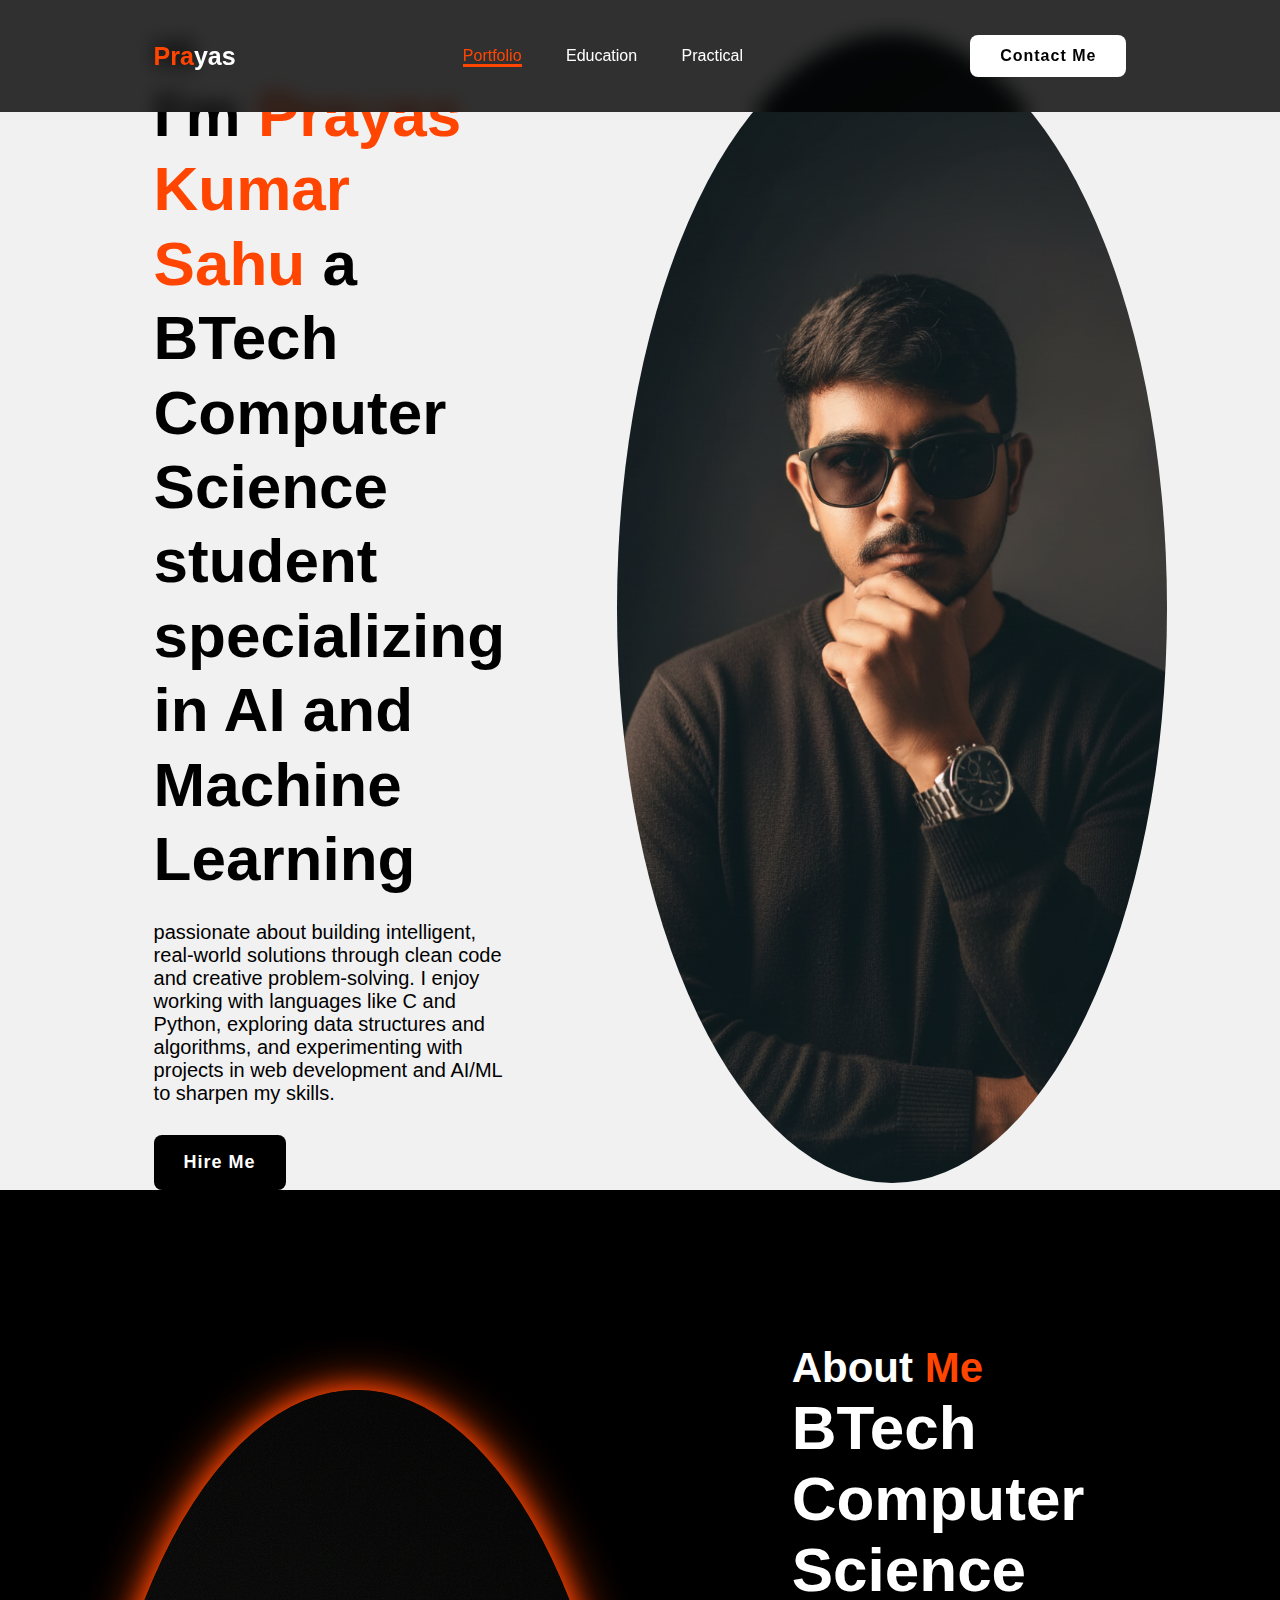
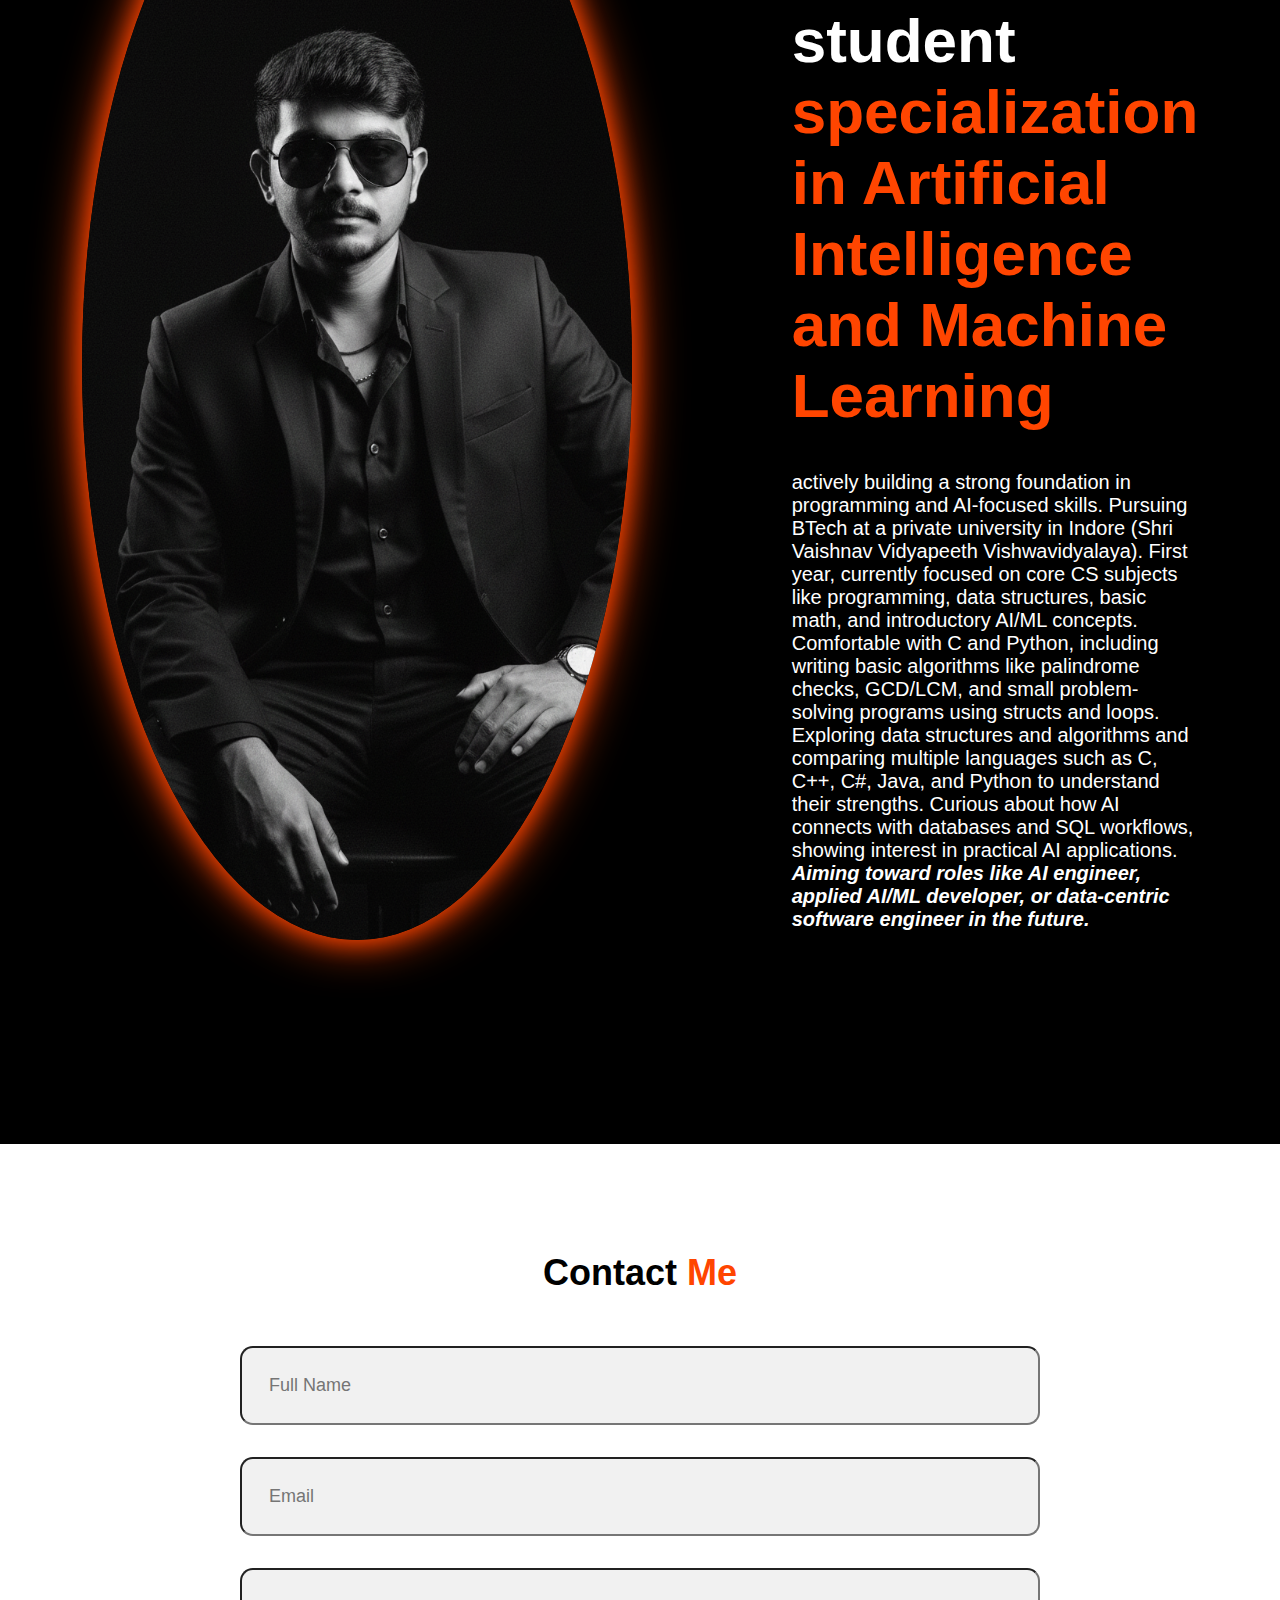
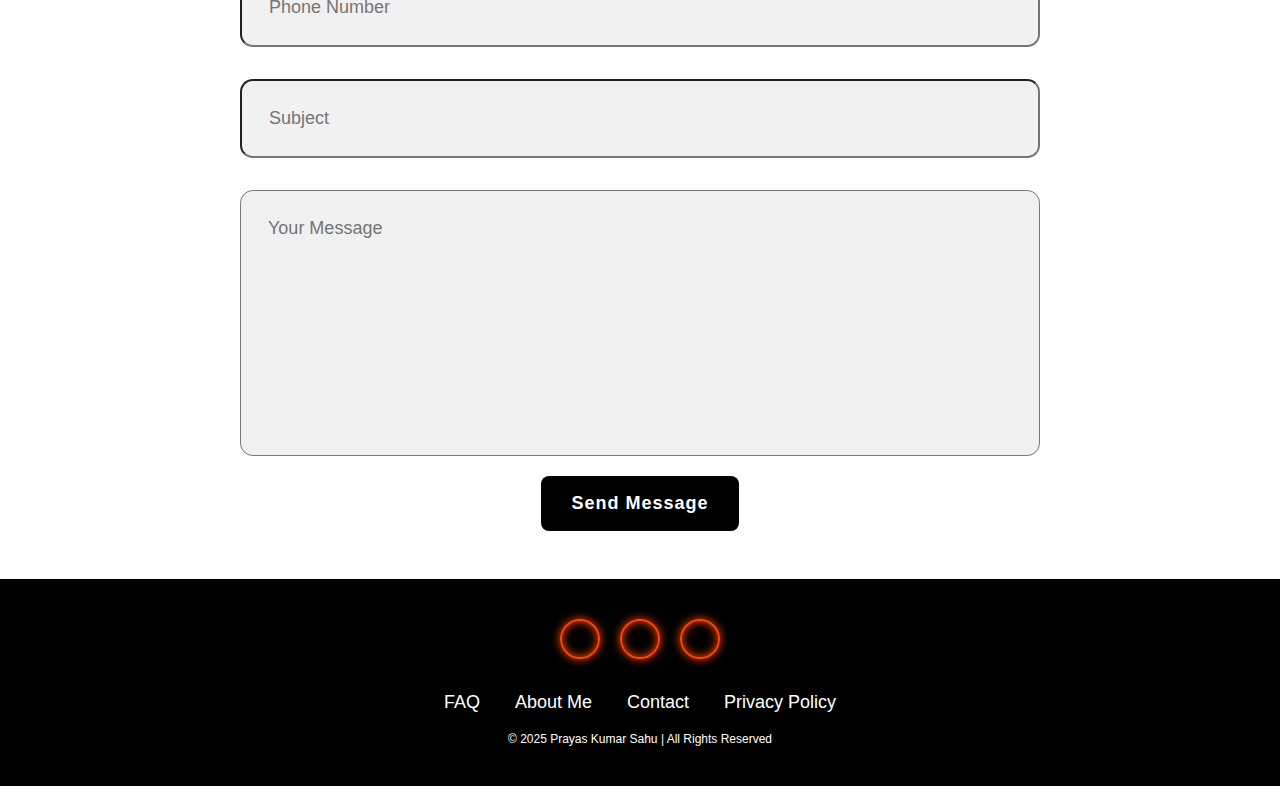
<file: index.html>
<!DOCTYPE html>
<html lang="en">
<head>
    <meta charset="UTF-8">
    <meta name="viewport" content="width=device-width, initial-scale=1.0">
    <title>Portfolio</title>
    <link href='https://cdn.boxicons.com/3.0.6/fonts/brands/boxicons-brands.min.css' rel='stylesheet'>
    <link rel="stylesheet" href="style.css">
</head>
<body>
    <header class="header">
        <a href="#" class="logo"><span>Pra</span>yas</a>

        <nav class="navbar">
            <a href="#intro" class="active">Portfolio</a>
            <a href="#Edu">Education</a>
            <a href="Practical.html">Practical</a>
        </nav>

        <a href="#contact" class="contact">Contact Me</a>
    </header>
    <!--1st page starting-->
    <section class="home" id="intro">
        <div class="home-content">
            <h3>Hi</h3>

            <h1>I'm <span>Prayas Kumar Sahu</span> a BTech Computer Science student specializing in AI and Machine Learning</h1>
            <p>passionate about building intelligent, real-world solutions through clean code and creative problem-solving. 
                I enjoy working with languages like C and Python, exploring data structures and algorithms, and experimenting with 
                projects in web development and AI/ML to sharpen my skills.</p>
                
                <div class="btn-box">
                    <button class="btn-1" >Hire Me</button>
                    
                </div>
        </div>
        <div class="img-box">
            <img src="image1.png" alt="Myself">
        </div>
    </section>
        <!--2nd page starting-->
    <section class="about" id="Edu">
        <div class="about-img">
            <img src="image3.png" alt="Myself">
        </div>
        <div class="about-content">
            <h2 class="heading">About <span>Me</span></h2>
            <h3>BTech Computer Science student <span>specialization in Artificial Intelligence and Machine Learning</span></h3>
            <p>actively building a strong foundation in programming and AI-focused skills. Pursuing BTech at a private university in Indore (Shri Vaishnav Vidyapeeth Vishwavidyalaya).
First year, currently focused on core CS subjects like programming, data structures, basic math, and introductory AI/ML concepts.
Comfortable with C and Python, including writing basic algorithms like palindrome checks, GCD/LCM, and small problem-solving programs using structs and loops.
Exploring data structures and algorithms and comparing multiple languages such as C, C++, C#, Java, and Python to understand their strengths.
Curious about how AI connects with databases and SQL workflows, showing interest in practical AI applications.<b> <i> Aiming toward roles like AI engineer, applied AI/ML developer, or data-centric software engineer in the future.</i> </b></p>
                
        </div>
    </section>
    <!--3rd page starting-->
    <section class="contact-form" id="contact">
        <h2 class="contact-me">Contact <span>Me</span></h2>

        <form action="#">

            <div class="input-box">   
                <input type="text" placeholder="Full Name">
                <input type="email" placeholder="Email">
            </div>

            <div class="input-box">
                <input type="number" placeholder="Phone Number">
                <input type="text" placeholder="Subject">
            </div>
             
            <div>
                <textarea name="" id="" cols="30" rows="10" placeholder="Your Message"></textarea>
                <input type="submit" value="Send Message" class="btn-1">            
            </div>
        </form>
    </section>

    <footer class="footer">
        <div class="social">
            <a href="https://github.com/Prayasksahu"><i class='bxl  bx-github'></i> </a>
            <a href="https://www.linkedin.com/in/prayas-kumar-sahu-065024382/"><i class='bxl  bx-linkedin'></i> </a>
            <a href="https://www.instagram.com/prayas._sahu_184/"><i class='bxl  bx-instagram'></i> </a>
        </div>
        <ul class="list">
            <li>
                <a href="#">FAQ</a>
            </li>
            <li>
                <a href="#Edu">About Me</a>
            </li>
            <li>
                <a href="#contact">Contact</a>
            </li>
            <li>
                <a href="#">Privacy Policy</a>
            </li>
        </ul>

        <p class="copyright">© 2025 Prayas Kumar Sahu | All Rights Reserved</p>
    </footer>
</body>

</html>
</file>
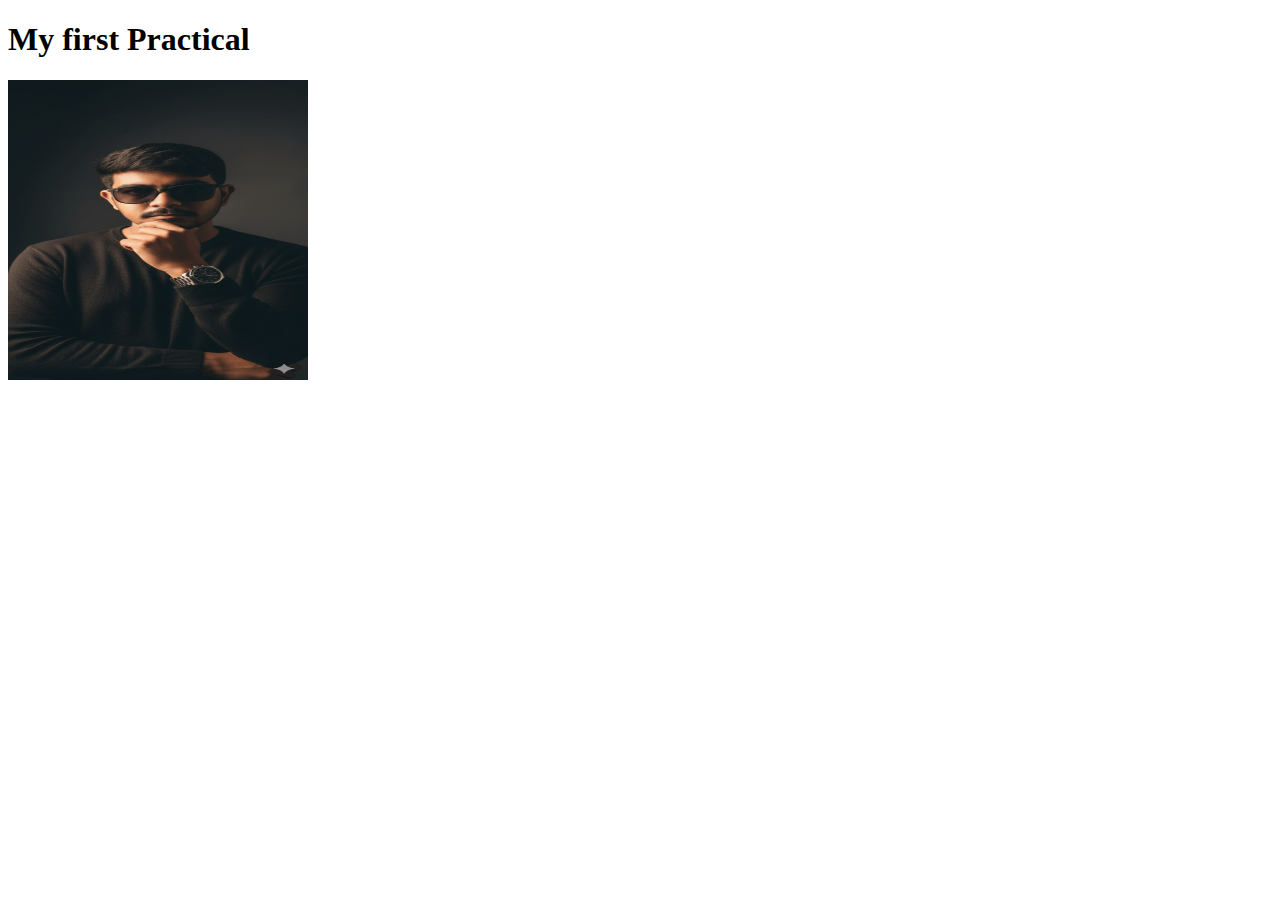
<file: Practical 1.html>
<!DOCTYPE html>
<html lang="en">
<head>
    <meta charset="UTF-8">
    <meta name="viewport" content="width=device-width, initial-scale=1.0">
    <title>Practical 1</title>
</head>
<body>
    <h1>My first Practical</h1>
    <img src="image1.png" alt="Prayas Kumar Sahu" width="300" height="300">
</body>
</html>
</file>
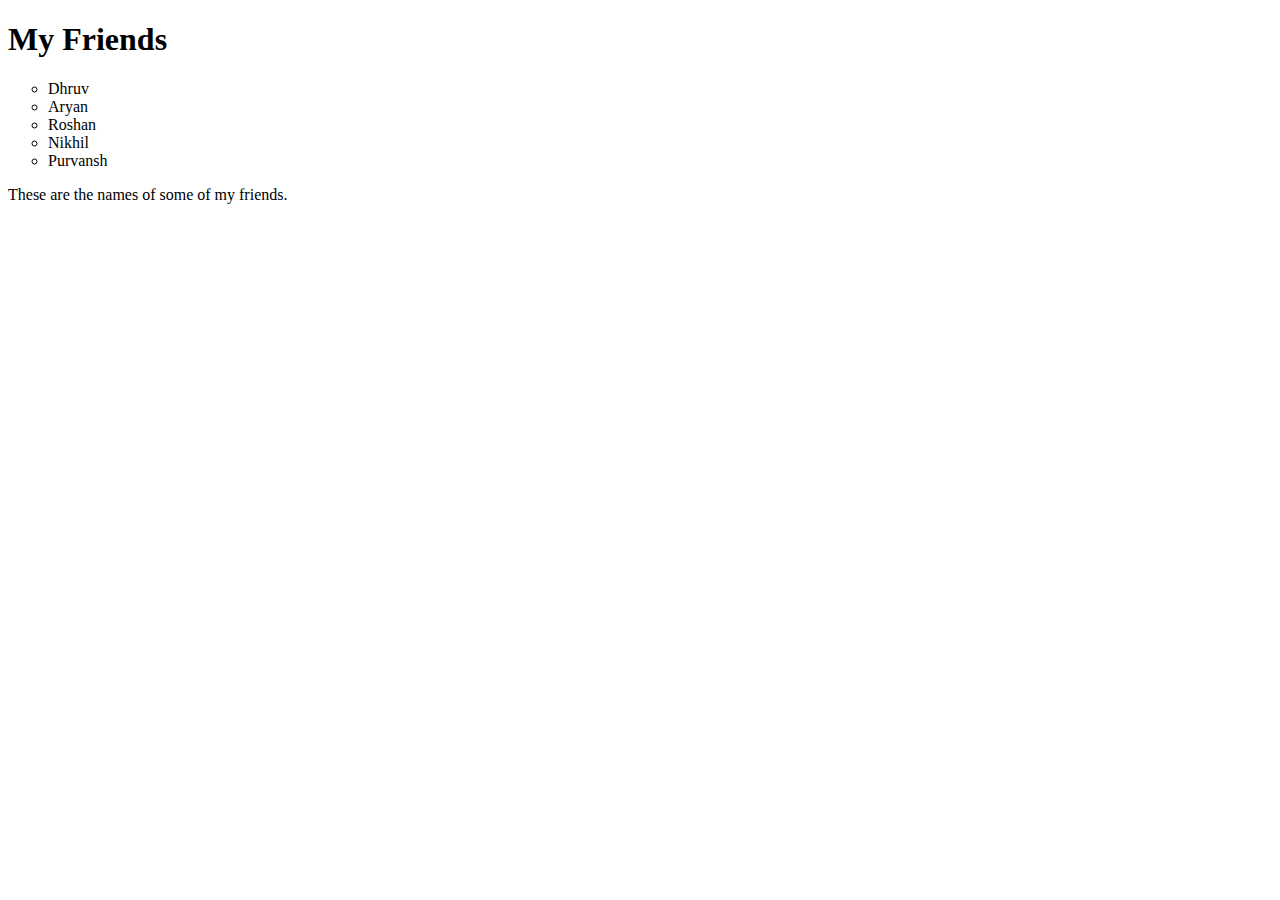
<file: Practical 2.html>
<!DOCTYPE html>
<html lang="en">
<head>
    <meta charset="UTF-8">
    <meta name="viewport" content="width=device-width, initial-scale=1.0">
    <title>My Friends List</title>
</head>
<body>

    <h1>My Friends</h1>

    <ul style="list-style-type:circle;">
        
        <li>Dhruv</li>
        <li>Aryan</li>
        <li>Roshan</li>
        <li>Nikhil</li>
        <li>Purvansh</li>
        
    </ul>

    <p>These are the names of some of my friends.</p>

</body>
</html>
</file>
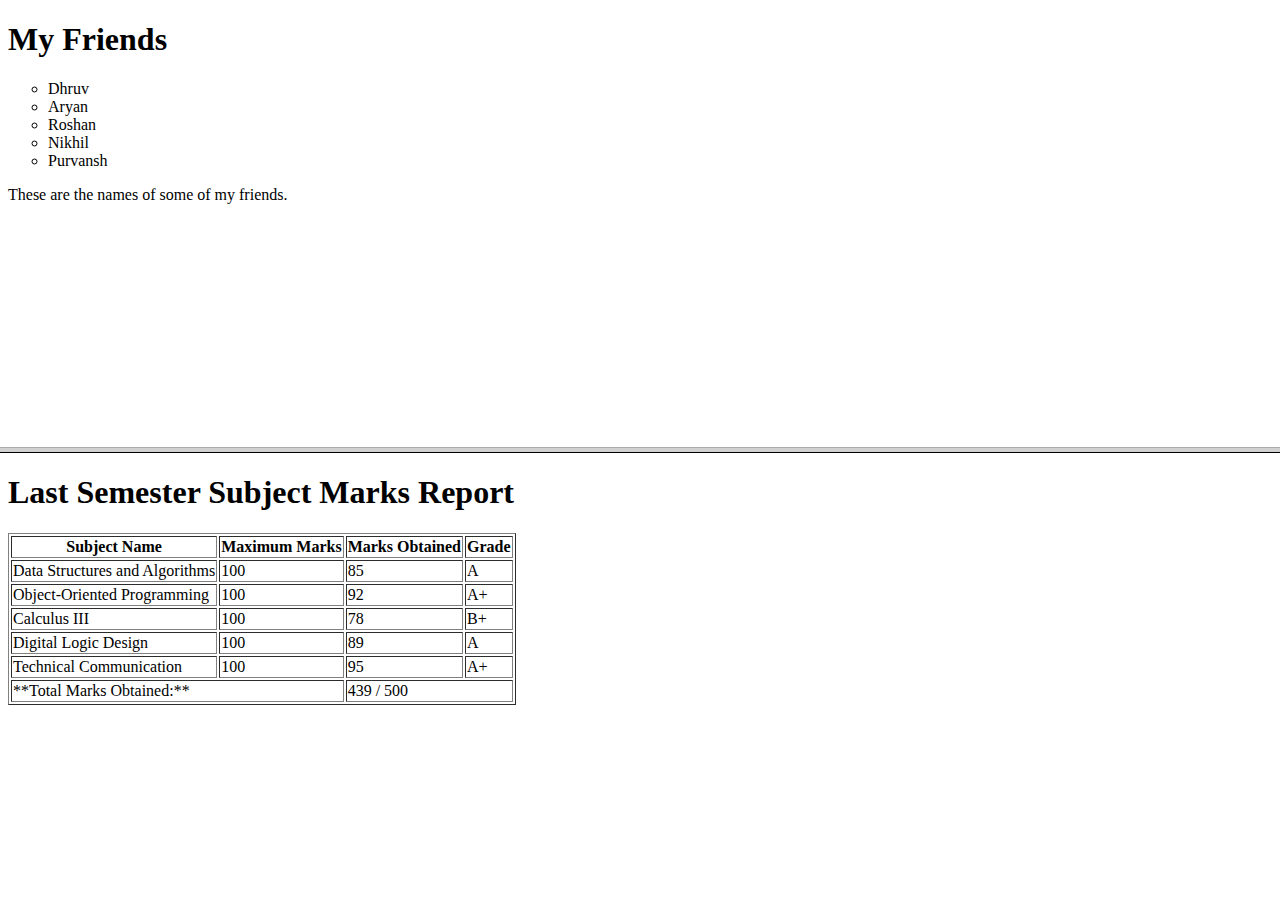
<file: Practical 3.html>
<!DOCTYPE html>
<html>
<head>
<title>Row-Wise Split Frame</title>
</head>
<frameset rows="50%, 50%">
  <frame src="Practical 2.html" name="topFrame" title="Top Half Content">

  <frame src="Practical 4.html" name="bottomFrame" title="Bottom Half Content">

  <noframes>
    <body>
      <p>Your browser doesn't support frames. Here is a link to the content:</p>
      <ul>
        <li><a href="Practical 2.html">Top Content</a></li>
        <li><a href="Practical 4.html">Bottom Content</a></li>
      </ul>
    </body>
  </noframes>
</frameset>
</html>
</file>
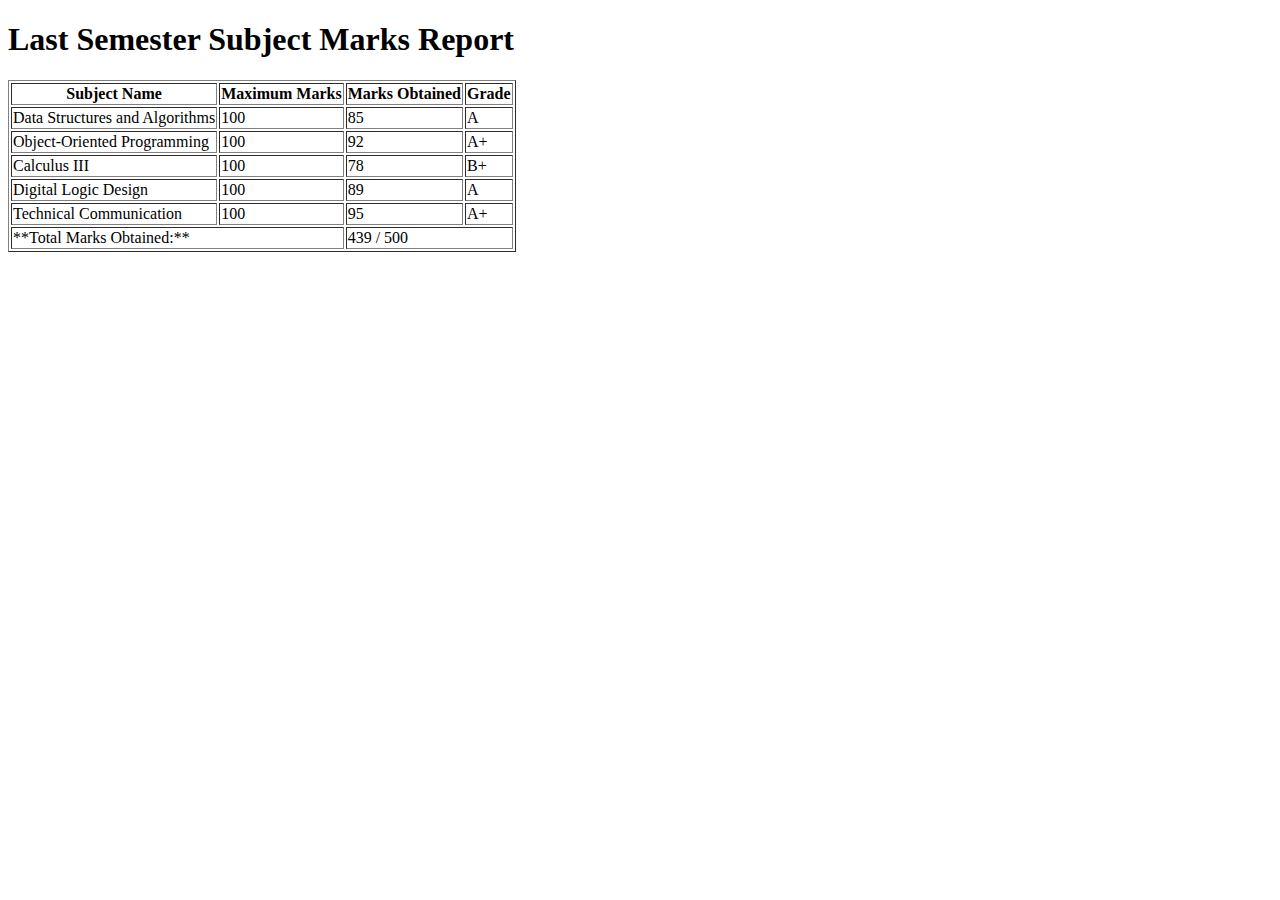
<file: Practical 4.html>
<!DOCTYPE html>
<html lang="en">
<head>
    <meta charset="UTF-8">
    <meta name="viewport" content="width=device-width, initial-scale=1.0">
    <title>Last Semester Marks Report (No CSS)</title>
</head>
<body>

    <h1>Last Semester Subject Marks Report</h1>

    <table border="1">
        
        <thead>
            <tr>
                <th>Subject Name</th>
                <th>Maximum Marks</th>
                <th>Marks Obtained</th>
                <th>Grade</th>
            </tr>
        </thead>
        
        <tbody>
            <tr>
                <td>Data Structures and Algorithms</td>
                <td>100</td>
                <td>85</td>
                <td>A</td>
            </tr>
            <tr>
                <td>Object-Oriented Programming</td>
                <td>100</td>
                <td>92</td>
                <td>A+</td>
            </tr>
            <tr>
                <td>Calculus III</td>
                <td>100</td>
                <td>78</td>
                <td>B+</td>
            </tr>
            <tr>
                <td>Digital Logic Design</td>
                <td>100</td>
                <td>89</td>
                <td>A</td>
            </tr>
            <tr>
                <td>Technical Communication</td>
                <td>100</td>
                <td>95</td>
                <td>A+</td>
            </tr>
        </tbody>
        
        <tfoot>
             <tr>
                <td colspan="2">**Total Marks Obtained:**</td>
                <td colspan="2">439 / 500</td>
            </tr>
        </tfoot>
    </table>

</body>
</html>
</file>
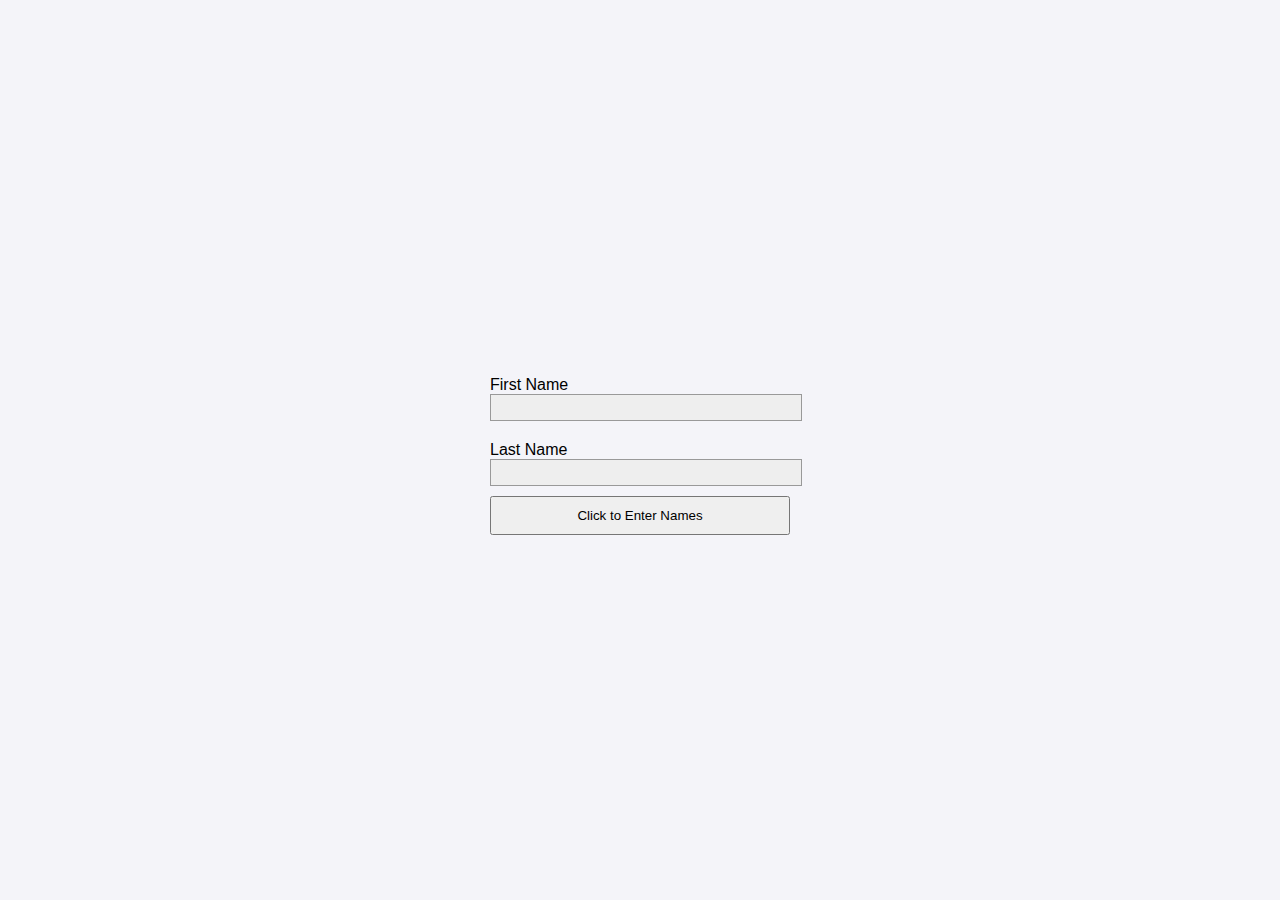
<file: Practical 5.html>
<!DOCTYPE html>
<html>
<head>
    <style>
        /* Basic styling to make the form look tidy */
        body {
            display: flex;
            justify-content: center;
            align-items: center;
            height: 100vh;
            margin: 0;
            font-family: Arial, sans-serif;
            background-color: #f4f4f9;
            
        }
        .container {
            width: 300px;
        }
        label {
            display: block;
            margin-top: 10px;
        }
        input {
            width: 100%;
            padding: 5px;
            margin-bottom: 10px;
            background-color: #eee; /* Light gray to show it's locked */
            border: 1px solid #999;
        }
        button {
            width: 100%;
            padding: 10px;
            cursor: pointer;
        }
    </style>
</head>
<body>

    <div class="container">
        <label>First Name</label>
        <input type="text" id="box1" readonly>

        <label>Last Name</label>
        <input type="text" id="box2" readonly>

        <button onclick="fillForm()">Click to Enter Names</button>
    </div>

    <script>
        function fillForm() {
            // Ask for names using prompt boxes
            var first = prompt("Enter First Name:");
            var last = prompt("Enter Last Name:");

            // Put the values into the boxes
            if (first != null) document.getElementById("box1").value = first;
            if (last != null) document.getElementById("box2").value = last;
        }
    </script>

</body>
</html>
</file>
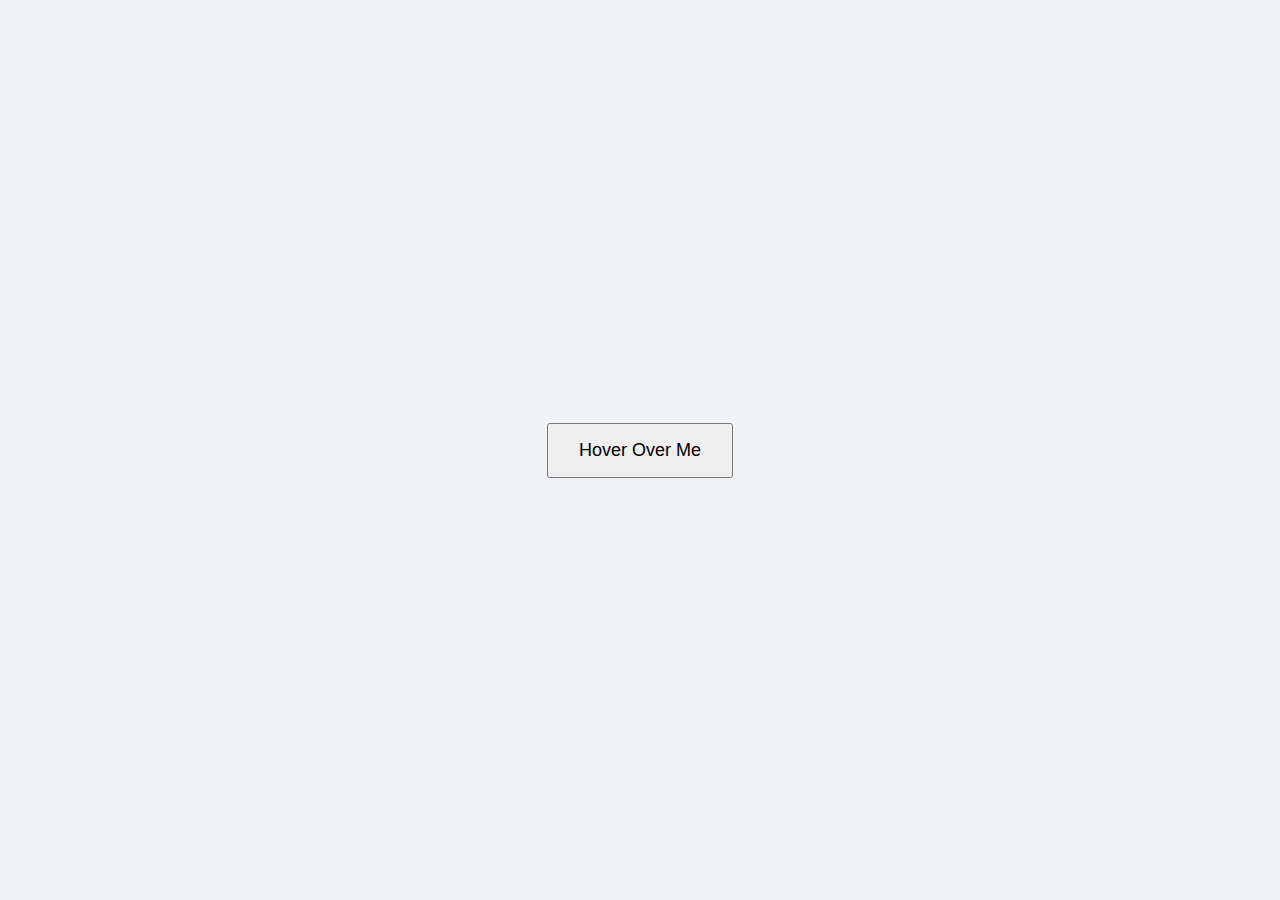
<file: Practical 6.html>
<!DOCTYPE html>
<html lang="en">
<head>
    <meta charset="UTF-8">
    <title>Status Bar Message Change</title>
    <style>
        body {
            display: flex;
            justify-content: center;
            align-items: center;
            height: 100vh;
            margin: 0;
            background-color: #f0f2f5;
        }
        button {
            padding: 15px 30px;
            font-size: 18px;
            cursor: pointer;
        }
    </style>
</head>
<body>

    <button 
        onmouseover="window.status='The mouse is over the button!';" 
        onmouseout="window.status='';" 
        onclick="alert('Button clicked!')">
        Hover Over Me
    </button>

</body>
</html>
</file>
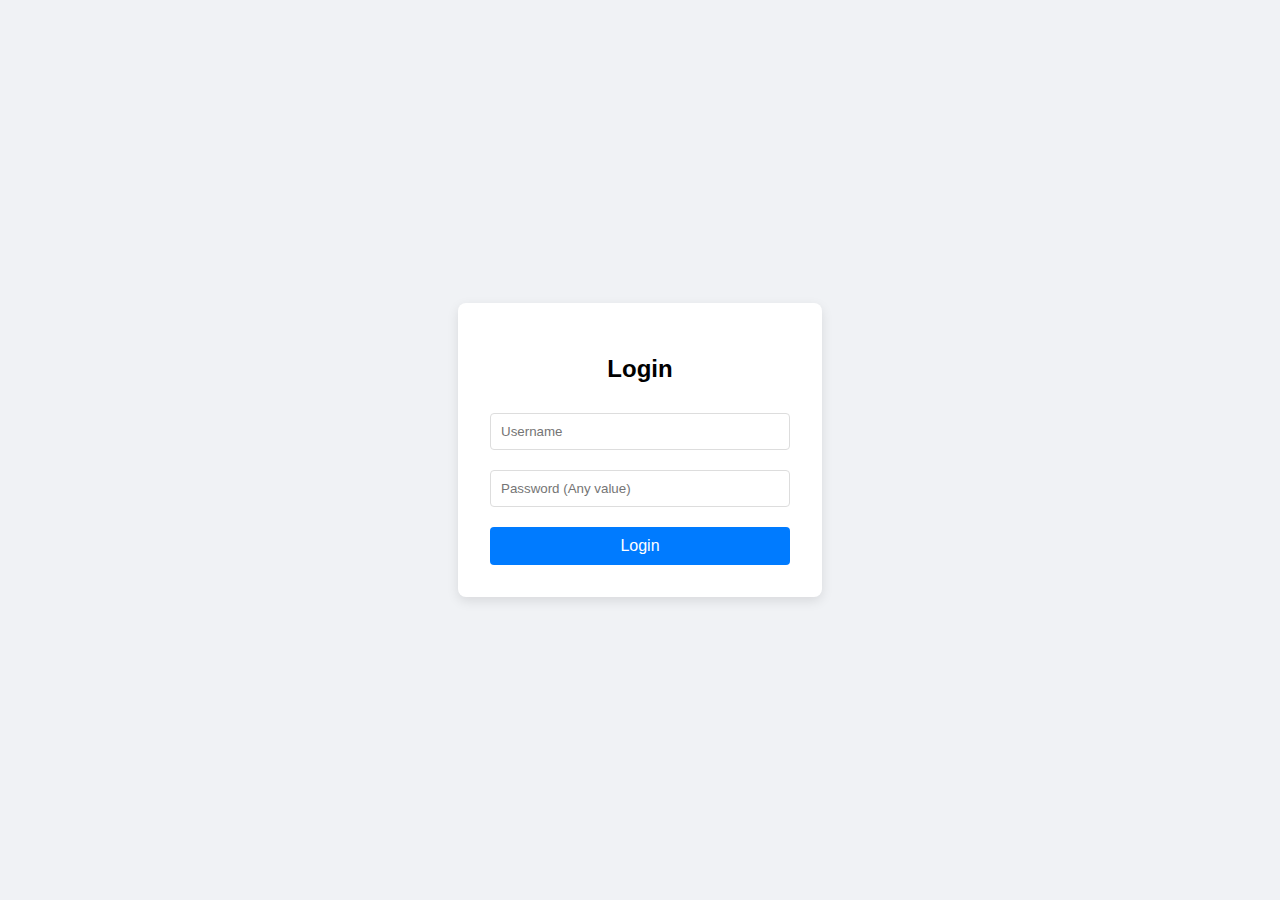
<file: Practical 7.html>
<!DOCTYPE html>
<html lang="en">
<head>
    <meta charset="UTF-8">
    <title>CSS Only Login</title>
    <style>
        body {
            font-family: Arial, sans-serif;
            background-color: #f0f2f5;
            display: flex;
            justify-content: center;
            align-items: center;
            height: 100vh;
            margin: 0;
        }

        /* The "Secret" Toggle */
        #login-trigger {
            display: none;
        }

        .login-card {
            background: white;
            padding: 2rem;
            border-radius: 8px;
            box-shadow: 0 4px 12px rgba(0,0,0,0.1);
            width: 300px;
            text-align: center;
        }

        input[type="text"], input[type="password"] {
            width: 100%;
            padding: 10px;
            margin: 10px 0;
            border: 1px solid #ddd;
            border-radius: 4px;
            box-sizing: border-box;
        }

        /* The Button is actually a label for the checkbox */
        .login-btn {
            display: block;
            background-color: #007bff;
            color: white;
            padding: 10px;
            border-radius: 4px;
            cursor: pointer;
            text-decoration: none;
            margin-top: 10px;
        }

        /* The "New Window" (Hidden by default) */
        .new-window-overlay {
            display: none;
            position: fixed;
            top: 0;
            left: 0;
            width: 100%;
            height: 100%;
            background: rgba(0,0,0,0.8);
            justify-content: center;
            align-items: center;
            color: white;
        }

        .window-content {
            background: #222;
            padding: 50px;
            border-radius: 10px;
            border: 2px solid #007bff;
        }

        /* THE LOGIC: If checkbox is checked, show the "window" */
        #login-trigger:checked ~ .new-window-overlay {
            display: flex;
        }
    </style>
</head>
<body>

    <input type="checkbox" id="login-trigger">

    <div class="login-card">
        <h2>Login</h2>
        <input type="text" placeholder="Username">
        <input type="password" placeholder="Password (Any value)">
        
        <label for="login-trigger" class="login-btn">Login</label>
    </div>

    <div class="new-window-overlay">
        <div class="window-content">
            <h1>Access Granted!</h1>
            <p>This is the secret area triggered by CSS.</p>
            <label for="login-trigger" style="color: #aaa; cursor: pointer;">[ Close Window ]</label>
        </div>
    </div>

</body>
</html>
</file>
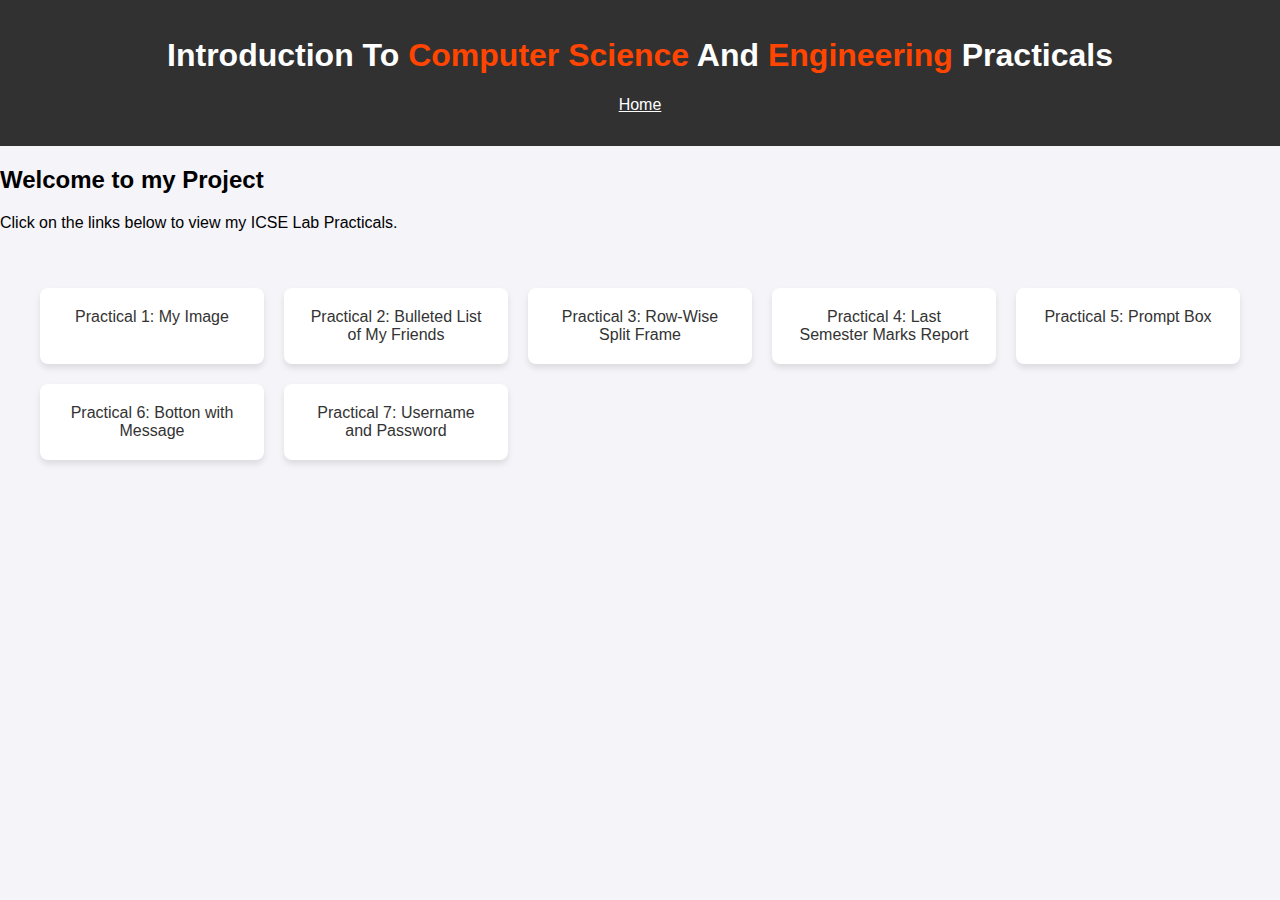
<file: Practical.html>
<!DOCTYPE html>
<html lang="en">
<head>
    <meta charset="UTF-8">
    <title>My ICSE Practicals</title>
    <link rel="stylesheet" href="style2.css">
</head>
<body>
    <header class="header">
        <h1 class="ICSE">Introduction To <span>Computer Science</span> And <span>Engineering</span> Practicals</h1>
        <nav>
            <ul>
                <li><a href="index.html">Home</a></li>
                </ul>
        </nav>
    </header>

    <main>
        <section class="intro">
            <h2>Welcome to my Project</h2>
            <p>Click on the links below to view my ICSE Lab Practicals.</p>
        </section>

        <div class="grid-container">
            <a href="Practical 1.html" class="card">Practical 1: My Image</a>
            <a href="Practical 2.html" class="card">Practical 2: Bulleted List of My Friends</a>
            <a href="Practical 3.html" class="card">Practical 3: Row-Wise Split Frame</a>
            <a href="Practical 4.html" class="card">Practical 4: Last Semester Marks Report</a>
            <a href="Practical 5.html" class="card">Practical 5: Prompt Box</a>
            <a href="Practical 6.html" class="card">Practical 6: Botton with Message</a>
            <a href="Practical 7.html" class="card">Practical 7: Username and Password</a>
        </div>
    </main>
</body>
</html>
</file>
<file: style.css>
*{
    margin: 0;
    padding: 0;
    box-sizing: border-box;
    font-family: 'Poppins',sans-serif;
    text-decoration: none;
    list-style: none;
}
html{
    scroll-behavior: smooth;
}
.header{
    position: fixed;
    top: 0;
    left: 0;
    width: 100%;
    padding: 35px 12%;
    background: rgba(0, 0, 0, 0.8);
    backdrop-filter: blur(10px);
    display: flex;
    justify-content: space-between;
    align-items: center;
    z-index: 100;
}
.logo{
    font-size: 25px;
    color: white;
    font-weight: 600;
    transition: 0.3s ease;
}
.logo:hover{
    color: orangered;
    text-shadow: 0 0 25px orangered,0 0 50px orangered;
    transform: scale(1.1);
}
span{
    color: orangered;
}
.navbar a{
    font-size: 16px;
    color: white;
    font-weight: 500;
    margin: 0 20px;
    border-bottom: 3px solid transparent;
    transition: 0.3s ease;
}
.navbar a:hover,
.navbar a.active{
    color: orangered;
    border-bottom: 3px solid orangered;
}
.contact{
    padding: 10px 28px;
    background-color: white;
    color: black;
    border: 2px solid transparent;
    border-radius: 8px;
    font-size: 16px;
    letter-spacing: 1px;
    font-weight: 600;
    transition: 0.3s ease;
}
.contact:hover{
    background-color: orangered;
    box-shadow: 0 0 25px orangered;
    color: white;
}
.home{
    width: 100%;
    min-height: 100vh;
    background: rgba(241, 241, 241);
    display: flex;
    align-items: center;
    gap: 7em;
    padding: 30px 12% 0;
}
.home-content{
    max-width: 800px;
}
.home-content h3{
    font-size: 42px;
}
.home-content h1{
    font-size: 62px;
    line-height: 1.2;
}
.home-content p{
    font-size: 20px;
    margin: 25px 0 30px;
}
.btn-box{
    width: 345px;
    display: flex;
    gap: 2em;
}
.btn-1{
    padding: 15px 28px;
    background-color: black;
    color: white;
    border: 2px solid transparent;
    border-radius: 8px;
    font-size: 18px;
    letter-spacing: 1px;
    font-weight: 600;
    transition: 0.3s ease;
    cursor: pointer;
}
.btn-1:hover{
    background-color: white;
    columns: black;
    border: 2px solid black;
}

.img-box img{
    border-radius: 50%;
    width: 550px;
}
::-webkit-scrollbar{
    width: 15px;
}
::-webkit-scrollbar-thumb{
    background-color: orangered;
}
::-webkit-scrollbar-track{
    background-color: rgba(0, 0, 0, 0.6);
    width: 50px;
}

.about{
    display: flex;
    justify-content: center;
    align-items: center;
    padding: 12% 8%;
    gap: 10em;
    background: black;
}
.about-img img{
    position: relative;
    width: 550px;
    box-shadow: 0 0 25px orangered,0 0 50px orangered;
    border-radius: 50%;
}
.about-content h2{
    text-align: left;
    color: white;
    font-size: 42px;
}
.about-content h3{
    font-size: 62px;
    color: white;
}
.about-content p{
    color: white;
    font-size: 20px;
    margin: 2em 0 3em;
}
.contact-form h2{
    text-align: center;
    margin-top: 3em;
    margin-bottom: 1em;
    font-size: 36px;
}
.contact-form form{
    max-width: 50em;
    margin: 1rem auto;
    text-align: center;
    margin-bottom: 3em;
}
.contact-form form .input-box{
    display: flex;
    justify-content: center;
    flex-wrap: wrap;
}

.contact-form form .input-box input,
.contact-form form textarea{
    width: 100%;
    padding: 1.5em;
    font-size: 18px;
    color: black;
    background: rgb(241, 241, 241);
    border-radius: .8rem;
    margin: 1rem 0;
    resize: none;
}
.footer{
    position: relative;
    bottom: 0;
    width: 100%;
    padding: 40px 0;
    background-color: black;
}
.footer .social{
    text-align: center;
    padding-bottom: 25px;
    color: white;
}
.footer .social a{
    font-size: 24px;
    color: white;
    border: 2px solid orangered;
    width: 40px;
    height: 40px;
    line-height: 38px;
    display: inline-block;
    text-align: center;
    border-radius: 50%;
    margin: 0 8px;
    box-shadow: inset 0 0 10px orangered, 0 0 10px orangered;
    transition: 0.3s ease;
}
.footer .social a:hover{
    transform: scale(1.2)translateY(-10px);
    color: orangered;
    border: 2px solid orangered;
}
.footer ul{
    margin-top: 0;
    padding: 0;
    font-size: 18px;
    line-height: 1.6;
    margin-bottom: 0;
    text-align: center;
}
.footer ul li a{
    color: white;
    border-bottom: 3px solid transparent;
    transition: 0.3s ease;
}
.footer ul li a:hover{
    border-bottom: 3px solid orangered;
}
.footer ul li{
    display: inline-block;
    padding: 0 15px;
}
.footer .copyright{
    margin-top: 15px;
    text-align: center;
    font-size: 12px;
    color: white;
}
</file>
<file: style2.css>
body {
    font-family: 'Segoe UI', sans-serif;
    margin: 0;
    background-color: #f4f4f9;
}

header {
    background-color: rgba(0,0,0,0.8);
    color: white;
    padding: 1rem;
    text-align: center;
}

span{
    color: orangered;
}

nav ul {
    list-style: none;
    padding: 0;
}

nav ul li {
    display: inline;
    margin: 0 15px;
}

nav ul li a {
    font-size: 16px;
    color: white;
    font-weight: 500;
    margin: 0 20px;
    border-bottom: 3px solid transparent;
    transition: 0.3s ease;
}

nav ul li a:hover{
    color: orangered;
    border-bottom: 3px solid orangered;
}

.grid-container {
    display: grid;
    grid-template-columns: repeat(auto-fit, minmax(200px, 1fr));
    gap: 20px;
    padding: 40px;
}

.card {
    background: white;
    padding: 20px;
    border-radius: 8px;
    text-align: center;
    text-decoration: none;
    color: #333;
    box-shadow: 0 4px 6px rgba(0,0,0,0.1);
    transition: 0.3s;
}

.card:hover {
    transform: translateY(-5px);
    background-color: orangered;
    color: white;
}

pre {
    background: #272822;
    color: #f8f8f2;
    padding: 15px;
    border-radius: 5px;
    overflow-x: auto;
}
</file>
